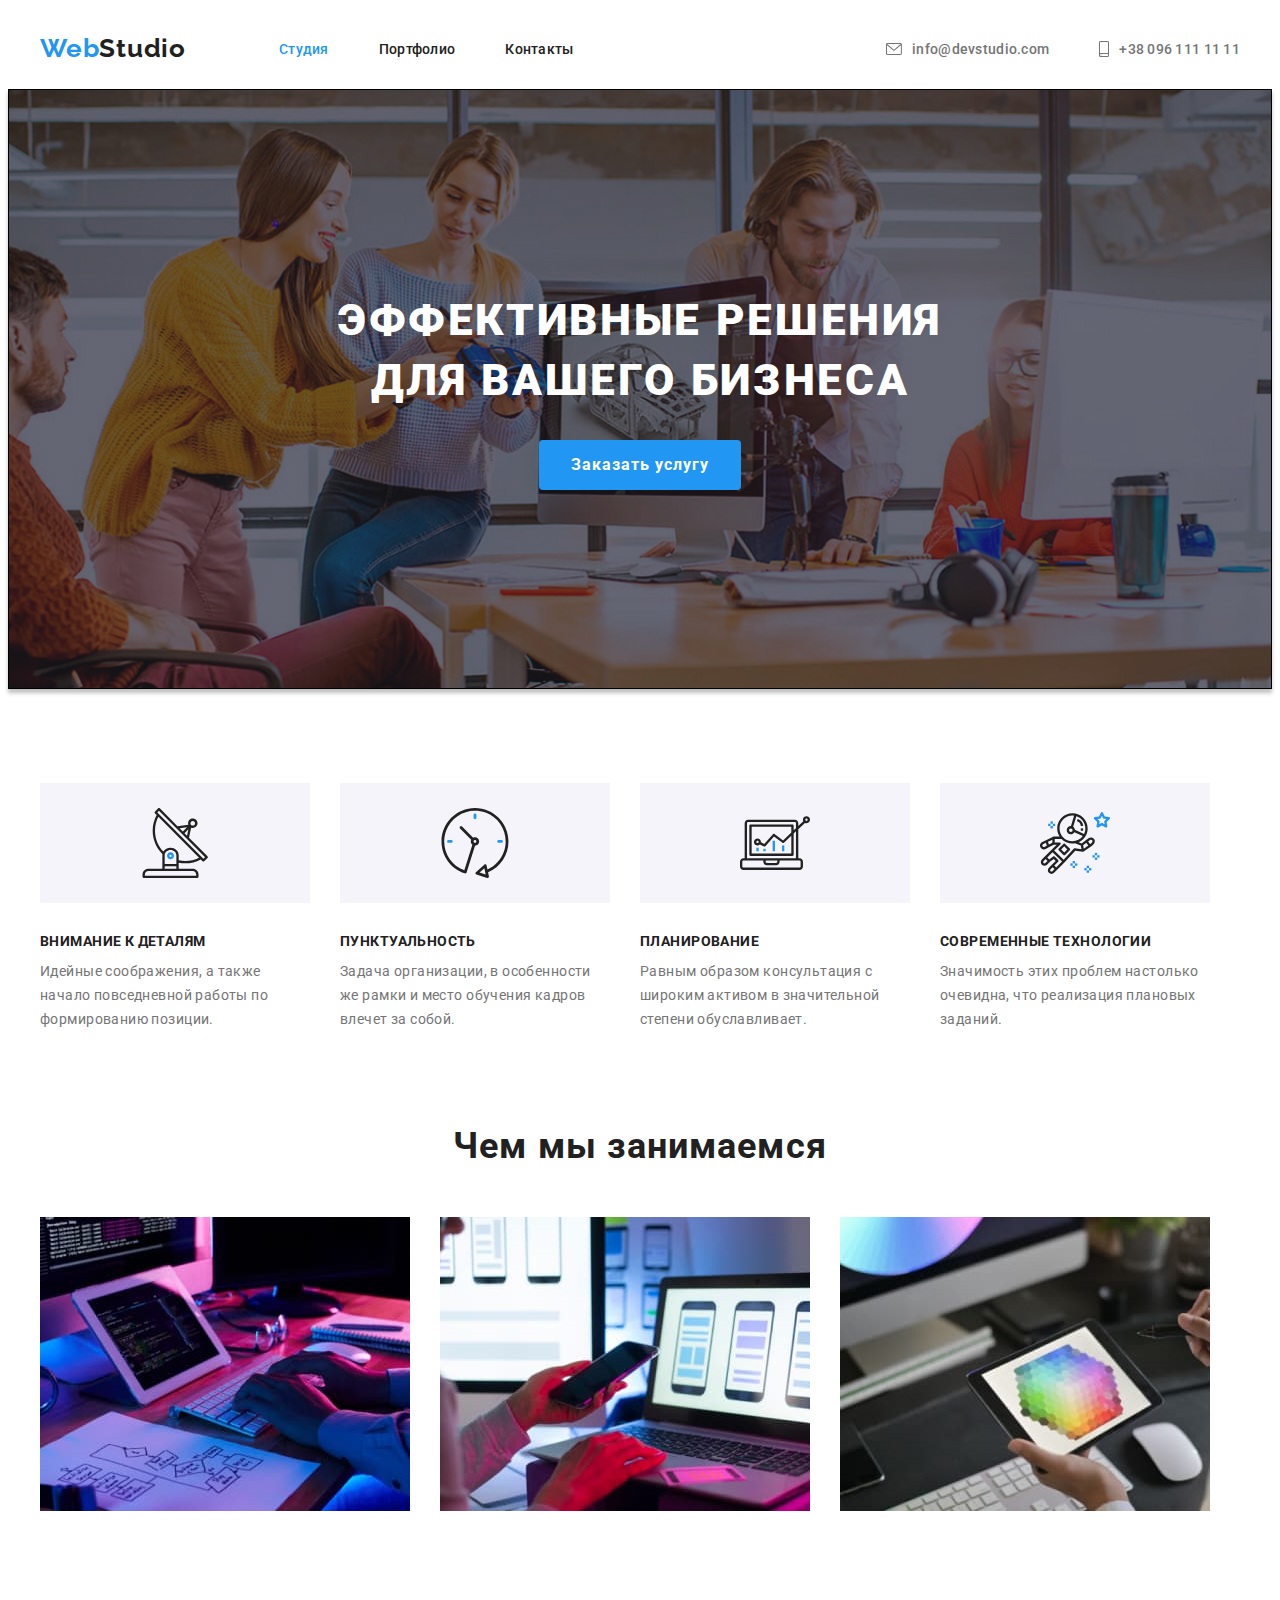
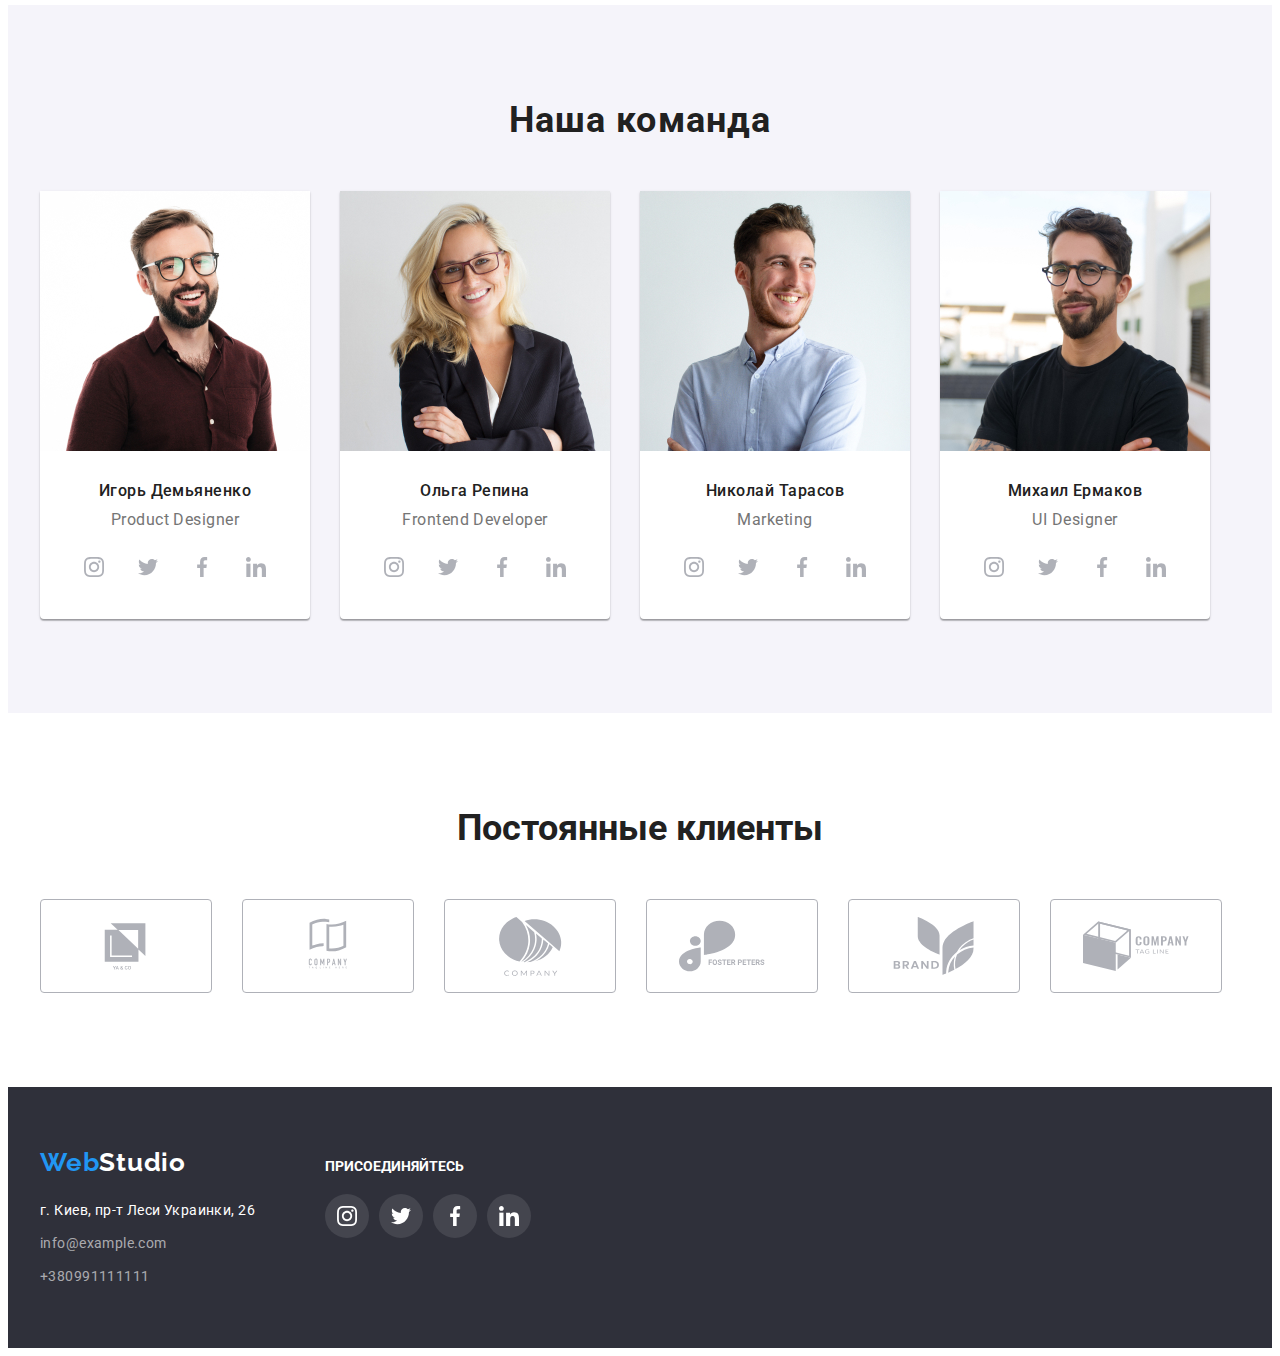
<file: index.html>
<!doctype html>
<html lang="ru">

<head>
   <meta charset="UTF-8">
   <meta http-equiv="X-UA-Compatible" content="IE=edge">
   <meta name="viewport" content="width=device-width, initial-scale=1.0">
   <title>Document</title>
   <link rel="stylesheet" href="https://cdnjs.cloudflare.com/ajax/libs/modern-normalize/1.1.0/modern-normalize.min.css"
      integrity="sha512-wpPYUAdjBVSE4KJnH1VR1HeZfpl1ub8YT/NKx4PuQ5NmX2tKuGu6U/JRp5y+Y8XG2tV+wKQpNHVUX03MfMFn9Q=="
      crossorigin="anonymous" referrerpolicy="no-referrer" />
   <style>
      li {
         list-style-type: none;
      }
   </style>
   <link rel="preconnect" href="https://fonts.googleapis.com">
   <link rel="preconnect" href="https://fonts.gstatic.com" crossorigin>
   <link rel="preconnect" href="https://fonts.googleapis.com">
   <link rel="preconnect" href="https://fonts.gstatic.com" crossorigin>
   <link
      href="https://fonts.googleapis.com/css2?family=Raleway:wght@700&family=Roboto:wght@400;500;700;900&display=swap"
      rel="stylesheet">
   <link rel="stylesheet" href="./css/styles.css">

</head>

<body>


   <header class="header">
      <div class="container header-container">
      <nav class="navigation header-nav">
         <a href="index.html" class="logo">
            Web<span class="header-logo">Studio</span>

         </a>
         <ul class="header-list list">
            <li class="header-item"><a href="" class="header-link current">Студия</a></li>
            <li class="header-item"><a href="./portfolio.html" class="header-link">Портфолио</a></li>
            <li class="header-item"><a href="" class="header-link">Контакты</a></li>
         </ul>
         </nav>
      
      <ul class="adress-list">
         <li class="item-adress"><a href="mailto:info@devstudio.com" class="header-link-adress">
            <svg class="header-contacts-icon" width="16" height="12">
               <use href="./images/icons.svg#icon-envelope-hover"></use></svg>info@devstudio.com</a></li>
         <li class="item-adress"><a href="tel:+380961111111" class="header-link-adress">
            <svg class="header-contacts-icon" width="10" height="16">
               <use href="./images/icons.svg#icon-smartphone"></use></svg> +38 096 111 11 11</a></li>
      </ul>
   
</div>
     
   </header>

 <main>
      <section class="title">
         <div class="container">
         <h1 class="title-h1">Эффективные решения <br>для вашего бизнеса</h1>
         <button type="button" class="main-btn">Заказать услугу</button></div>
      </section>


      <section class="about">
         <div class="container">
         <h2 class="about-h2 visually-hidden">Наши особенности</h2>
         <ul class="about-list list">
            <li class="about-item">
               <div class="about-div-icon">
                  <svg class="about-item-icon" width="70px" height="70px">
                       <use href="./images/icons.svg#icon-vnimanie"></use>
                     </svg>
               </div>
               <h3 class="about-h3">Внимание к деталям</h3>
               <p class="about-p">Идейные соображения, а также начало повседневной работы по формированию позиции.</p>
            </li>

            <li class="about-item">
               <div class="about-div-icon">
                  <svg class="about-item-icon" width="70px" height="70px">
                       <use href="./images/icons.svg#icon-punkt"></use>
                     </svg>
               </div>
               <h3 class="about-h3">Пунктуальность</h3>
               <p class="about-p">Задача организации, в особенности же рамки и место обучения кадров влечет за собой.
               </p>
            </li>

            <li class="about-item">
               <div class="about-div-icon">
                  <svg class="about-item-icon" width="70px" height="70px">
                  <use href="./images/icons.svg#icon-plan"></use>
                     </svg>
               </div>
               <h3 class="about-h3">Планирование</h3>
               <p class="about-p">Равным образом консультация с широким активом в значительной степени обуславливает.
               </p>
            </li>

            <li class="about-item">
               <div class="about-div-icon">
                  <svg class="about-item-icon" width="70px" height="70px">
                     <use href="./images/icons.svg#icon-techno"></use>
                     </svg>
               </div>
               <h3 class="about-h3">Современные технологии</h3>
               <p class="about-p">Значимость этих проблем настолько очевидна, что реализация плановых заданий.</p>
            </li>
         </ul></div>
      </section>
   </main>

   <section class="work">
      <div class="container">
      <h2 class="work-title">Чем мы занимаемся</h2>
      <ul class="work-list list">
         <li class="work-item">
            <img src="./images/img1.jpg" alt="Набирание текста" width="370" height="294" />
         </li>

         <li class="work-item">
            <img src="./images/img2.jpg" alt="Смартфон и ноутбук" width="370" height="294" />
         </li>

         <li class="work-item">
            <img src="./images/img3.jpg" alt="Работа с планшетом" width="370" height="294" />
         </li>
      </ul>
      </div>

   </section>


   <section class="team">
      <div class="container">
      <h2 class="title-team">Наша команда</h2>
      <ul class="team-list list">
         <li class="team-item">
            <img src="./images/team1.jpg" alt="Игорь Демьяненко" width="270" height="260" />
       <div class="div-name-position"><h3 class="team-item-name">Игорь Демьяненко</h3>
            <p lang="en" class="team-item-positon">Product Designer</p>
           <ul class="masters-social-list list">
            <li class="masters-social-item">
            <a href="" class="masters-social-link">
               <svg class="masters-social-icon" width="20" height="20">
                  <use href="./images/icons.svg#icon-instagram"></use>
               </svg>
            </a></li>
            <li class="masters-social-item">
               <a href="" class="masters-social-link">
                  <svg class="masters-social-icon" width="20" height="20">
                     <use href="./images/icons.svg#icon-twitter"></use>
                  </svg>
               </a>
            </li>
            <li class="masters-social-item">
               <a href="" class="masters-social-link"><svg class="masters-social-icon" width="20" height="20">
                  <use href="./images/icons.svg#icon-facebook"></use>
               </svg></a>
            </li>
            <li class="masters-social-item">
               <a href="" class="masters-social-link"><svg class="masters-social-icon" width="20" height="20">
                  <use href="./images/icons.svg#icon-linkedin"></use>
               </svg></a>
            </li>
           </ul>
         
         </div>
         </li>
         <li class="team-item">
            <img src="./images/team2.jpg" alt="Ольга Репина" width="270" height="260" />
        <div class="div-name-position"><h3 class="team-item-name">Ольга Репина</h3>
            <p lang="en" class="team-item-positon">Frontend Developer</p><ul class="masters-social-list list">
               <li class="masters-social-item">
                  <a href="" class="masters-social-link">
                     <svg class="masters-social-icon" width="20" height="20">
                        <use href="./images/icons.svg#icon-instagram"></use>
                     </svg>
                  </a>
               </li>
               <li class="masters-social-item">
                  <a href="" class="masters-social-link">
                     <svg class="masters-social-icon" width="20" height="20">
                        <use href="./images/icons.svg#icon-twitter"></use>
                     </svg>
                  </a>
               </li>
               <li class="masters-social-item">
                  <a href="" class="masters-social-link"><svg class="masters-social-icon" width="20" height="20">
                        <use href="./images/icons.svg#icon-facebook"></use>
                     </svg></a>
               </li>
               <li class="masters-social-item">
                  <a href="" class="masters-social-link"><svg class="masters-social-icon" width="20" height="20">
                        <use href="./images/icons.svg#icon-linkedin"></use>
                     </svg></a>
               </li>
            </ul></div>
         </li>
         <li class="team-item">
            <img src="./images/team3.jpg" alt="Николай Тарасов" width="270" height="260" />
       <div class="div-name-position"><h3 class="team-item-name">Николай Тарасов</h3>
            <p lang="en" class="team-item-positon">Marketing</p><ul class="masters-social-list list">
               <li class="masters-social-item">
                  <a href="" class="masters-social-link">
                     <svg class="masters-social-icon" width="20" height="20">
                        <use href="./images/icons.svg#icon-instagram"></use>
                     </svg>
                  </a>
               </li>
               <li class="masters-social-item">
                  <a href="" class="masters-social-link">
                     <svg class="masters-social-icon" width="20" height="20">
                        <use href="./images/icons.svg#icon-twitter"></use>
                     </svg>
                  </a>
               </li>
               <li class="masters-social-item">
                  <a href="" class="masters-social-link"><svg class="masters-social-icon" width="20" height="20">
                        <use href="./images/icons.svg#icon-facebook"></use>
                     </svg></a>
               </li>
               <li class="masters-social-item">
                  <a href="" class="masters-social-link"><svg class="masters-social-icon" width="20" height="20">
                        <use href="./images/icons.svg#icon-linkedin"></use>
                     </svg></a>
               </li>
            </ul></div>
         </li>
         <li class="team-item">
            <img src="./images/team4.jpg" alt="Михаил Ермаков" width="270" height="260" />
       <div class="div-name-position"><h3 class="team-item-name">Михаил Ермаков</h3>
            <p lang="en" class="team-item-positon">UI Designer</p><ul class="masters-social-list list">
               <li class="masters-social-item">
                  <a href="" class="masters-social-link">
                     <svg class="masters-social-icon" width="20" height="20">
                        <use href="./images/icons.svg#icon-instagram"></use>
                     </svg>
                  </a>
               </li>
               <li class="masters-social-item">
                  <a href="" class="masters-social-link">
                     <svg class="masters-social-icon" width="20" height="20">
                        <use href="./images/icons.svg#icon-twitter"></use>
                     </svg>
                  </a>
               </li>
               <li class="masters-social-item">
                  <a href="" class="masters-social-link"><svg class="masters-social-icon" width="20" height="20">
                        <use href="./images/icons.svg#icon-facebook"></use>
                     </svg></a>
               </li>
               <li class="masters-social-item">
                  <a href="" class="masters-social-link"><svg class="masters-social-icon" width="20" height="20">
                        <use href="./images/icons.svg#icon-linkedin"></use>
                     </svg></a>
               </li>
            </ul></div>
         </li>
      </ul>
      </div>
   </section>

   <section class="clients">
      <div class="container clients-div">
         <h3 class="clients-h3">Постоянные клиенты</h3>
         <ul class="clients-list">
            <li class="clients-item">
               <a href="" class="clients-item-link"><svg class="clients-item-icon" width="106" height="60">
                  <use href="./images/icons.svg#icon-logo"></use></svg></a>
            </li>
            <li class="clients-item">
               <a href="" class="clients-item-link"><svg class="clients-item-icon" width="106" height="60">
                  <use href="./images/icons.svg#icon-logo2"></use></svg>
               </a>
            </li>
            <li class="clients-item">
               <a href="" class="clients-item-link"><svg class="clients-item-icon" width="106" height="60">
                  <use href="./images/icons.svg#icon-logo3"></use></svg></a>
            </li>
            <li class="clients-item">
               <a href="" class="clients-item-link"><svg class="clients-item-icon" width="106" height="60">
                  <use href="./images/icons.svg#icon-logo4"></use></svg></a>
            </li>
            <li class="clients-item">
               <a href="" class="clients-item-link"><svg class="clients-item-icon" width="106" height="60">
                  <use href="./images/icons.svg#icon-logo5"></use></svg></a>
            </li>
            <li class="clients-item">
               <a href="" class="clients-item-link"><svg class="clients-item-icon" width="106" height="60">
                  <use href="./images/icons.svg#icon-logo6"></use></svg></a>
            </li>
         </ul>
      </div>
   </section>



   <footer class="foot">
      <div class="container foot-list footer-container">
         <div class="adress-list-div">


      <a href="index.html" class="logo-foot">
         Web<span class="footer-logo">Studio</span>
      </a>
      <address class="footer-adress">
         <uL class="adress-list-foot list">
            <li class="foot-adress-contact"><a href="https://goo.gl/maps/dQyLsegDUvXvsYs67" target="_blank" rel="noopener" class="adress-city"> г.
                  Киев, пр-т Леси Украинки, 26</a></li>
            <li class="foot-adress-contact"><a href="mailto:info@example.com" class="adress-contact"> info@example.com</a></li>
            <li class="foot-adress-contact"><a href="tel:+380991111111" class="adress-contact"> +380991111111</a></li>
         </uL>
         </address>
         </div>
        
        <div>
           <p class="footer-socials-p">ПРИСОЕДИНЯЙТЕСЬ</p>
           <ul class="icon-footer">
            <li class="icon-footer-item">
               <a href="" class="icon-footer-link">
                  <svg class="icon-social-footer" width="20" height="20">
                     <use href="./images/icons.svg#icon-instagram"></use>
                  </svg>
               </a>
            </li>
            <li class="icon-footer-item">
               <a href="" class="icon-footer-link">
                  <svg class="icon-social-footer" width="20" height="20">
                     <use href="./images/icons.svg#icon-twitter"></use>
                  </svg>
               </a>
            </li>
            <li class="icon-footer-item">
               <a href="" class="icon-footer-link">
                  <svg class="icon-social-footer" width="20" height="20">
                     <use href="./images/icons.svg#icon-facebook"></use>
                  </svg>
               </a>
            </li>
            <li class="icon-footer-item">
               <a href="" class="icon-footer-link">
                  <svg class="icon-social-footer" width="20" height="20">
                     <use href="./images/icons.svg#icon-linkedin"></use>
                  </svg>
               </a>
            </li>

           </ul>
         </div>
         </div>
      
      

   </footer>

</body>

</html>
</file>
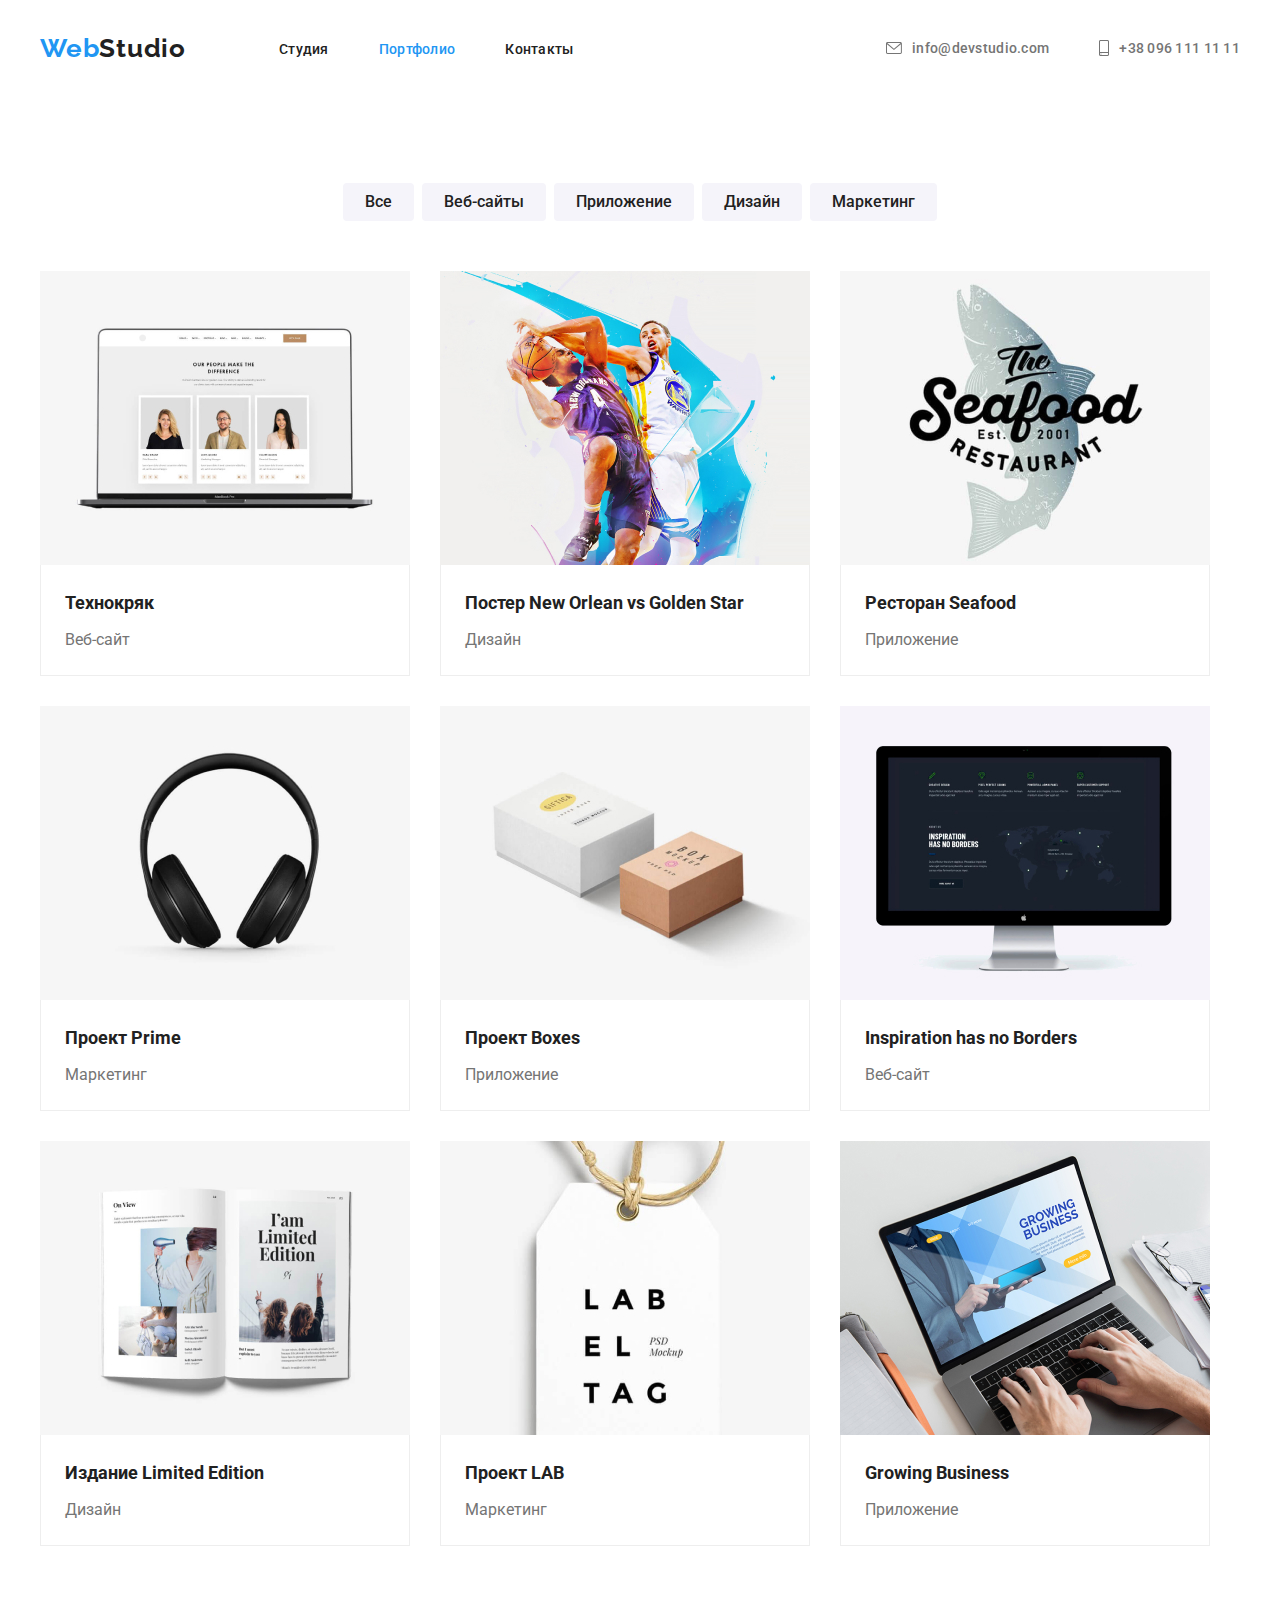
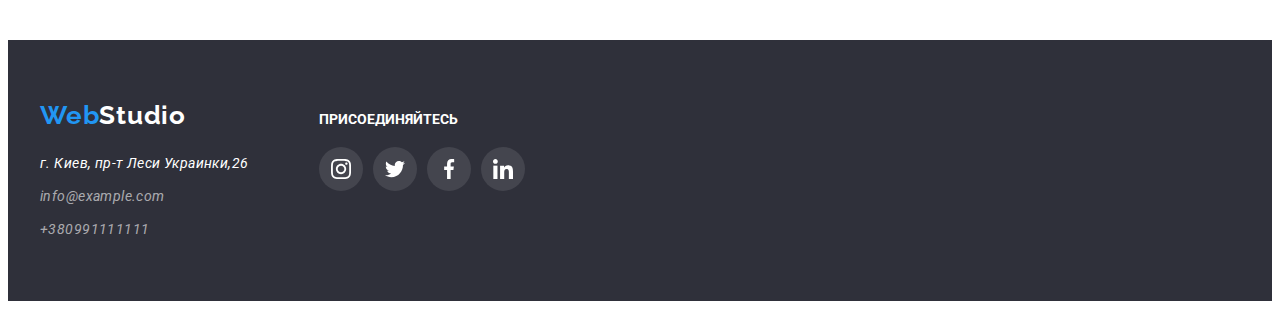
<file: portfolio.html>
<!doctype html>
<html lang="ru">

<head>
    <meta charset="UTF-8">
    <meta http-equiv="X-UA-Compatible" content="IE=edge">
    <meta name="viewport" content="width=device-width, initial-scale=1.0">
    <title>Document</title>
    <link rel="stylesheet" href="https://cdnjs.cloudflare.com/ajax/libs/modern-normalize/1.1.0/modern-normalize.min.css"
        integrity="sha512-wpPYUAdjBVSE4KJnH1VR1HeZfpl1ub8YT/NKx4PuQ5NmX2tKuGu6U/JRp5y+Y8XG2tV+wKQpNHVUX03MfMFn9Q=="
        crossorigin="anonymous" referrerpolicy="no-referrer" />
    <style>
        li {
            list-style-type: none;
        }
    </style>
    <link rel="preconnect" href="https://fonts.googleapis.com">
    <link rel="preconnect" href="https://fonts.gstatic.com" crossorigin>
    <link rel="preconnect" href="https://fonts.googleapis.com">
    <link rel="preconnect" href="https://fonts.gstatic.com" crossorigin>
    <link
        href="https://fonts.googleapis.com/css2?family=Raleway:wght@700&family=Roboto:wght@400;500;700;900&display=swap"
        rel="stylesheet">
    <link rel="stylesheet" href="./css/styles.css">
</head>

<body>


    <header class="header-portfolio">
        <div class="container header-portfolio-container">
        <nav class="navigation portfolio-nav">
            <a href="index.html" class="logo">
                Web<span class="header-logo">Studio</span>

            </a>
            <ul class="header-list-portfolio list">
                <li class="item-portfolio"><a href="./index.html" class="header-link-portfolio">Студия</a></li>
                <li class="item-portfolio"><a href="" class="header-link-portfolio current">Портфолио</a></li>
                <li class="item-portfolio"><a href="" class="header-link-portfolio">Контакты</a></li>
            </ul>
            </nav>
        
        <ul class="portfolio-contact">
            <li class="portfolio-header-adress"><a href="mailto:info@devstudio.com" class="header-link-adress">
                <svg class="header-contacts-icon" width="16" height="12">
                    <use href="./images/icons.svg#icon-envelope-hover"></use></svg>info@devstudio.com</a></li>
            <li class="portfolio-header-adress"><a href="tel:+380961111111" class="header-link-adress">
                <svg class="header-contacts-icon" width="10" height="16">
                  <use href="./images/icons.svg#icon-smartphone"></use></svg>+38 096 111 11 11</a></li>
        </ul>
        
    </div>
    </header>
    
    <main class="main-portfolio">
        <section class="section-portfolio">
        <div class="container">
        <h1 class="visually-hidden">Услуги</h1>
        
           

        

        <ul class="button-filter">
            <li class="btn-item"><button type="button" class="h1-btn">Все</button></li>
            <li class="btn-item"><button type="button" class="h1-btn">Веб-сайты</button></li>
            <li class="btn-item"><button type="button" class="h1-btn">Приложение</button></li>
            <li class="btn-item"><button type="button" class="h1-btn">Дизайн</button></li>
            <li class="btn-item"><button type="button" class="h1-btn">Маркетинг</button></li>
        </ul>
        <ul class="services">
            <li class="services-item">
                <a href="" class="services-list-link">
                    <img src="./images/portfolio1.jpg" alt="Технокряк" width="370" height="294">
                    <div class="div-services-choise" ><h2 class="service-list-choice">Технокряк</h2>
                    <p class="sepvice-p">Веб-сайт</p></div>
                </a>
            </li>
            <li class="services-item">
                <a href="" class="services-list-link">
                    <img src="./images/portfolio2.jpg" alt="Постер New Orlean vs Golden Star" width="370" height="294">
                   <div class="div-services-choise" > <h2 class="service-list-choice">Постер New Orlean vs Golden Star</h2>
                    <p class="sepvice-p">Дизайн</p></div>
                </a>
            </li>
            <li class="services-item">
                <a href="" class="services-list-link">
                    <img src="./images/portfolio3.jpg" alt="Ресторан Seafood" width="370" height="294">
                   <div class="div-services-choise" > <h2 class="service-list-choice">Ресторан Seafood</h2>
                    <p class="sepvice-p">Приложение</p></div>
                </a>
            </li>
            <li class="services-item">
                <a href="" class="services-list-link">
                    <img src="./images/portfolio4.jpg" alt="Проект Prime" width="370" height="294">
                  <div class="div-services-choise" >  <h2 class="service-list-choice">Проект Prime</h2>
                    <p class="sepvice-p">Маркетинг</p></div>
                </a>
            </li>
            <li class="services-item">
                <a href="" class="services-list-link">
                    <img src="./images/portfolio5.jpg" alt="Проект Boxes" width="370" height="294">
                   <div class="div-services-choise" > <h2 class="service-list-choice">Проект Boxes</h2>
                    <p class="sepvice-p">Приложение</p></div>
                </a>
            </li>
            <li class="services-item">
                <a href="" class="services-list-link">
                    <img src="./images/portfolio6.jpg" alt="Inspiration has no Borders" width="370" height="294">
                  <div class="div-services-choise" >  <h2 class="service-list-choice">Inspiration has no Borders</h2>
                    <p class="sepvice-p">Веб-сайт</p></div>
                </a>
            </li>
            <li class="services-item">
                <a href="" class="services-list-link">
                    <img src="./images/portfolio7.jpg" alt="Издание Limited Edition" width="370" height="294">
                    <div class="div-services-choise"><h2 class="service-list-choice">Издание Limited Edition</h2>
                    <p class="sepvice-p">Дизайн</p></div>
                </a>
            </li>
            <li class="services-item">
                <a href="" class="services-list-link">
                    <img src="./images/portfolio8.jpg" alt="Проект LAB" width="370" height="294">
                   <div class="div-services-choise" > <h2 class="service-list-choice">Проект LAB</h2>
                    <p class="sepvice-p">Маркетинг</p></div>
                </a>
            </li>
            <li class="services-item">
                <a href="" class="services-list-link">
                    <img src="./images/portfolio9.jpg" alt="Growing Business" width="370" height="294">
                   <div class="div-services-choise" > <h2 class="service-list-choice">Growing Business</h2>
                    <p class="sepvice-p">Приложение</p> </div>
                </a>
            </li>
        </ul>
        </div>
        </div>
    </section>

        </main>
       
        <footer class="foot">
            <div class="container footer-container">
                <div class="adress-list-div">


            <a href="index.html" class="logo-foot">
                Web<span class="footer-logo">Studio</span>
            </a>
            <address>
                <uL class="adress-list list portfolio-footer-adress">
                    <li class="foot-adress-contact"><a href="https://goo.gl/maps/dQyLsegDUvXvsYs67" target="_blank" rel="noopener"
                            class="adress-city"> г.
                            Киев, пр-т Леси Украинки,26</a></li>
                    <li class="foot-adress-contact"><a href="mailto:info@example.com" class="adress-contact"> info@example.com</a></li>
                    <li class="foot-adress-contact"><a href="tel:+380991111111" class="adress-contact"> +380991111111</a></li>
                </uL>
            </address>
            </div>

            <div>
                <p class="footer-socials-p">ПРИСОЕДИНЯЙТЕСЬ</p>
                <ul class="icon-footer">
                    <li class="icon-footer-item">
                        <a href="" class="icon-footer-link">
                            <svg class="icon-social-footer" width="20" height="20">
                                <use href="./images/icons.svg#icon-instagram"></use>
                            </svg>
                        </a>
                    </li>
                    <li class="icon-footer-item">
                        <a href="" class="icon-footer-link">
                            <svg class="icon-social-footer" width="20" height="20">
                                <use href="./images/icons.svg#icon-twitter"></use>
                            </svg>
                        </a>
                    </li>
                    <li class="icon-footer-item">
                        <a href="" class="icon-footer-link">
                            <svg class="icon-social-footer" width="20" height="20">
                                <use href="./images/icons.svg#icon-facebook"></use>
                            </svg>
                        </a>
                    </li>
                    <li class="icon-footer-item">
                        <a href="" class="icon-footer-link">
                            <svg class="icon-social-footer" width="20" height="20">
                                <use href="./images/icons.svg#icon-linkedin"></use>
                            </svg>
                        </a>
                    </li>
            
                </ul>
            </div>
            
         </div>
      </footer>
    
</body>

</html>
</file>
<file: css/styles.css>
:root {
  --header-text-color: #ffffff;
  --btn-color: #ffffff;
  --title-color: #212121;
  --text-color: #212121;
  --accent-color: #2196f3;
  --header-link-color: #757575;
  --title-back-color: #2f303a;
  --team-background-color: #f5f4fa;
}

p,
h1,
h2,
h3,
h4,
h5,
h6 {
  margin: 0;
}

ul {
  margin: 0;
  padding: 0;
}

img {
  display: block;
  max-width: 100%;
}
button {
  cursor: pointer;
}

body {
  font-family: "Roboto", sans-serif;
  background-color: var(--header-text-color);
  color: var(--text-color);
}

.list {
  padding: 0;
  margin: 0;
  list-style: none;
}

a {
  text-decoration: none;
}

.container {
  width: 1200px;
  padding-left: 15px;
  padding-right: 15px;
  margin: 0 auto;
}

.visually-hidden {
  position: absolute;
  width: 1px;
  height: 1px;
  margin: -1px;
  padding: 0;
  overflow: hidden;
  border: 0;
  clip: rect(0 0 0 0);
}

.logo {
  font-family: "Raleway", sans-serif;
  font-weight: bold;
  font-size: 26px;
  line-height: calc(31 / 26);
  letter-spacing: 0.03em;
  color: var(--accent-color);
  padding-top: 25px;
  padding-bottom: 25px;
}
/* header */

.header-container {
  display: flex;
  align-items: center;
}

.header-nav {
  display: flex;
  align-items: center;
}

.header-logo {
  color: #212121;
}

.header-link {
  font-weight: 500;
  font-size: 14px;
  line-height: calc(16 / 14);
  letter-spacing: 0.02em;
  color: var(--text-color);
}

.header-list .header-link {
  display: block;
  padding-top: 32px;
  padding-bottom: 32px;
}

.header-list .current {
  color: var(--accent-color);
}

.header-list {
  display: flex;
  margin-left: 93px;
}

.header-list .header-item + .header-item {
  margin-left: 50px;
}

.header-link:hover,
.header-link:focus {
  color: var(--accent-color);
}

.header-contacts-icon {
  margin-right: 10px;
  align-items: center;
  justify-content: center;
  fill: currentColor;
}

.header-link-adress {
  display: flex;
  align-items: center;
  font-weight: 500;
  font-size: 14px;
  line-height: calc(16 / 14);
  letter-spacing: 0.02em;
  color: var(--header-link-color);
}
.header-link-adress:hover,
.header-link-adress:focus {
  color: var(--accent-color);
}

.adress-list {
  display: flex;
  margin-left: auto;
}

.adress-list .header-link-adress {
  padding-top: 32px;
  padding-bottom: 32px;
}

.adress-list .item-adress + .item-adress {
  margin-left: 50px;
}

/* title */
.title {
  padding-top: 200px;
  padding-bottom: 200px;
  background-color: var(--title-back-color);
  max-width: 1600px;
  height: 600px;
  left: 0px;
  top: 80px;
  background-image: linear-gradient(
      rgba(47, 48, 58, 0.4),
      rgba(47, 48, 58, 0.4)
    ),
    url(../images/Imgbutton.jpg);
  border: 1px solid #000000;
  box-sizing: border-box;
  box-shadow: 0px 4px 4px rgba(0, 0, 0, 0.25);
  background-repeat: no-repeat;
  background-position: center;
  background-size: cover;
  text-align: center;
}

.title-h1 {
  font-weight: 900;
  font-size: 44px;
  line-height: calc(60 / 44);
  text-align: center;
  letter-spacing: 0.06em;
  text-transform: uppercase;
  margin-bottom: 30px;
  color: var(--header-text-color);
}

.main-btn {
  font-weight: bold;
  font-size: 16px;
  line-height: calc(30 / 16);
  display: inline-block;
  align-items: center;
  text-align: center;
  letter-spacing: 0.06em;
  background-color: var(--accent-color);
  font-family: inherit;
  color: var(--header-text-color);
  margin: auto;
  min-width: 200px;
  height: 50px;
  border-radius: 4px;
  padding: 10px 32px;
  border: 0;
}

/* about */
.about {
  padding-top: 94px;
  padding-bottom: 94px;
}

.about-div-icon {
  width: 270px;
  height: 120px;
  background-color: #f5f4fa;
  margin-bottom: 30px;
  align-items: center;
  justify-content: center;
  display: flex;
}

.about-div-icon:hover,
.about-div-icon:focus {
  box-shadow: 0px 4px 4px rgba(0, 0, 0, 0.25);
  border-radius: 4px;
}

.about-h3 {
  font-weight: bold;
  font-size: 14px;
  line-height: calc(16 / 14);
  letter-spacing: 0.03em;
  text-transform: uppercase;
  color: var(--text-color);
  padding-bottom: 10px;
}

.about-list {
  display: flex;
  flex-wrap: nowrap;
}

.about-list .about-item {
  width: 270px;
}
.about-list .about-item + .about-item {
  margin-left: 30px;
}

.about-p {
  font-weight: normal;
  font-size: 14px;
  line-height: calc(24 / 14);
  letter-spacing: 0.03em;
  color: var(--header-link-color);
}

.about-list + .about-p {
  margin-left: 30px;
}
/* work */
.work {
  padding-bottom: 94px;
}

.work-title {
  font-weight: bold;
  font-size: 36px;
  line-height: calc(42 / 36);
  text-align: center;
  letter-spacing: 0.03em;
  margin-bottom: 50px;
  color: var(--text-color);
}

.work-list {
  display: flex;
  flex-wrap: nowrap;
}

.work-item + .work-item {
  margin-left: 30px;
}
/* team */

.title-team {
  font-weight: bold;
  font-size: 36px;
  line-height: calc(42 / 36);
  text-align: center;
  letter-spacing: 0.03em;
  margin-bottom: 50px;
  color: var(--text-color);
}

.team {
  padding-top: 94px;
  padding-bottom: 94px;
  background-color: var(--team-background-color);
}

.team-item {
  background: #ffffff;
  box-shadow: 0px 1px 3px rgba(0, 0, 0, 0.12), 0px 1px 1px rgba(0, 0, 0, 0.14),
    0px 2px 1px rgba(0, 0, 0, 0.2);
  border-radius: 0px 0px 4px 4px;
}

.team-item-name {
  font-weight: 500;
  font-size: 16px;
  line-height: calc(19 / 16);
  letter-spacing: 0.03em;
  color: var(--text-color);
}

.div-name-position {
  padding-top: 30px;
  padding-bottom: 30px;
}

.team-item-positon {
  font-weight: normal;
  font-size: 16px;
  line-height: calc(19 / 16);
  letter-spacing: 0.03em;
  color: var(--header-link-color);
  text-align: center;
  margin-bottom: 16px;
}

.masters-social-list {
  display: flex;
  justify-content: center;
}

.masters-social-link {
  width: 44px;
  height: 44px;
  overflow-x: 247px;
  overflow-y: 2139px;
  background-color: #ffffff;
  border-radius: 50%;
  display: flex;
  align-items: center;
  justify-content: center;
  color: #afb1b8;
}
.masters-social-icon {
  fill: currentColor;
}

.masters-social-link:hover,
.masters-social-link:focus {
  background-color: var(--accent-color);
  color: var(--btn-color);
}

.masters-social-item + .masters-social-item {
  margin-left: 10px;
}

.team-list {
  display: flex;
  flex-wrap: nowrap;
}

.team-item + .team-item {
  margin-left: 30px;
}

.team-item-name {
  margin-bottom: 10px;
  text-align: center;
}
/* clients */
.clients-list {
  display: flex;
}
.clients-div {
  padding-top: 94px;
  padding-bottom: 94px;
}
.clients-h3 {
  text-align: center;
  margin-bottom: 50px;
  color: var(--text-color);
  font-size: 36px;
  line-height: calc(42 / 36);
}

.clients-item-link {
  display: flex;
  width: 170px;
  height: 92px;
  justify-content: center;
  align-items: center;
  border: 1px solid #afb1b8;
  border-radius: 4px;
  color: #afb1b8;
}

.clients-item-icon {
  fill: currentColor;
}
.clients-item-link:hover,
.clients-item-link:focus {
  color: var(--accent-color);
  border: 1px solid var(--accent-color);
}

.clients-item + .clients-item {
  margin-left: 30px;
}

/* footer */

.adress-list-foot {
  display: block;
}

.footer-logo {
  color: var(--header-text-color);
}

.logo-foot {
  margin-bottom: 20px;
  display: block;
}

.foot {
  background-color: #2f303a;
}

.footer-adress {
  font-style: normal;
}

.logo-foot {
  font-family: "Raleway", sans-serif;
  font-weight: bold;
  font-size: 26px;
  line-height: calc(31 / 26);
  letter-spacing: 0.03em;
  color: var(--accent-color);
}

.adress-list-div {
  margin-right: 70px;
}

.adress-city {
  font-weight: normal;
  font-size: 14px;
  line-height: calc(24 / 14);
  letter-spacing: 0.03em;
  color: var(--header-text-color);
  margin-bottom: 9px;
}

.adress-contact {
  font-weight: normal;
  font-size: 14px;
  line-height: calc(24 / 14);
  letter-spacing: 0.03em;
  color: rgba(255, 255, 255, 0.6);
}
.adress-contact:hover,
.adress-contact:focus {
  color: var(--accent-color);
}

.foot-adress-contact:nth-last-child(1n + 2) {
  margin-bottom: 9px;
}

.footer-socials-p {
  color: #ffffff;
  font-weight: 700;
  font-size: 14px;
  line-height: calc(16 / 14);
  vertical-align: top;
  margin-bottom: 20px;
}

.footer-container {
  display: flex;
  align-items: baseline;
}
.icon-footer {
  display: flex;
}

.icon-footer-link {
  width: 44px;
  height: 44px;
  border-radius: 50%;
  display: flex;
  align-items: center;
  background-color: rgba(255, 255, 255, 0.1);
  color: #ffffff;
  justify-content: center;
}

.icon-social-footer {
  fill: currentColor;
}

.icon-footer-link:hover,
.icon-footer-link:focus {
  background-color: var(--accent-color);
}

.icon-footer-item + .icon-footer-item {
  margin-left: 10px;
}

/* portfolio */

/* header portfolio */
.header-portfolio-container {
  display: flex;
  text-align: center;
}

.portfolio-nav {
  display: flex;
  align-items: center;
}

.header-list-portfolio .current {
  color: var(--accent-color);
}

.header-link-portfolio {
  font-weight: 500;
  font-size: 14px;
  line-height: calc(16 / 14);
  letter-spacing: 0.02em;
  color: var(--text-color);
}
.header-link-portfolio {
  display: block;
  padding-top: 32px;
  padding-bottom: 32px;
}

.header-list-portfolio {
  display: flex;
  margin-left: 93px;
}

.item-portfolio + .item-portfolio {
  margin-left: 50px;
}

.portfolio-contact {
  display: flex;
  margin-left: auto;
}

.portfolio-header-adress + .portfolio-header-adress {
  margin-left: 50px;
}

.portfolio-header-adress {
  padding-top: 32px;
  padding-bottom: 32px;
}

.header-link-portfolio:hover,
.header-link-portfolio:focus {
  color: var(--accent-color);
}

/* main portfolio */

.section-portfolio {
  padding-top: 94px;
  padding-bottom: 94px;
}

.button-filter {
  display: flex;
  justify-content: center;
  margin-bottom: 50px;
}

.h1-btn {
  border-radius: 4px;
  padding: 6px 22px;
  display: inline-block;
  text-align: center;
  border: 0;
}

.btn-item + .btn-item {
  margin-left: 8px;
}

.h1-btn {
  font-size: 16px;
  line-height: calc(26 / 16);
  background-color: #f5f4fa;
  font-family: inherit;
  font-weight: 500;
  color: var(--text-color);
}

.h1-btn:hover,
.h1-btn:focus {
  background-color: #2196f3;
  color: var(--header-text-color);
}

.services {
  display: flex;
  flex-wrap: wrap;
}

.services-list-link {
  display: block;
}

.services-list-link:hover,
.services-list-link:focus {
  box-shadow: 0px 1px 1px rgba(0, 0, 0, 0.12), 0px 4px 4px rgba(0, 0, 0, 0.06),
    1px 4px 6px rgba(0, 0, 0, 0.16);
}

.services .services-item {
  width: 370px;

  margin-right: 30px;
  margin-bottom: 30px;
}

.services-item:nth-child(3n) {
  margin-right: 0;
}

.services-item:nth-last-child(-n + 3) {
  margin-bottom: 0;
}

.service-list-choice {
  font-size: 18px;
  line-height: 2;
  vertical-align: top;
  color: var(--text-color);

  margin-bottom: 4px;
}

.div-services-choise {
  background: #ffffff;
  border: 1px solid #eeeeee;
  border-top: none;
  box-sizing: border-box;
  padding-top: 20px;
  padding-bottom: 20px;
  padding-left: 24px;
  padding-right: 24px;
}

.sepvice-p {
  font-size: 16px;
  line-height: calc(30 / 16);
  vertical-align: top;
  color: var(--header-link-color);
}

/* footer portfolio */

.portfolio-footer-adress {
  display: block;
  margin-top: 20px;
}

.foot {
  padding-top: 60px;
  padding-bottom: 60px;
}
</file>
